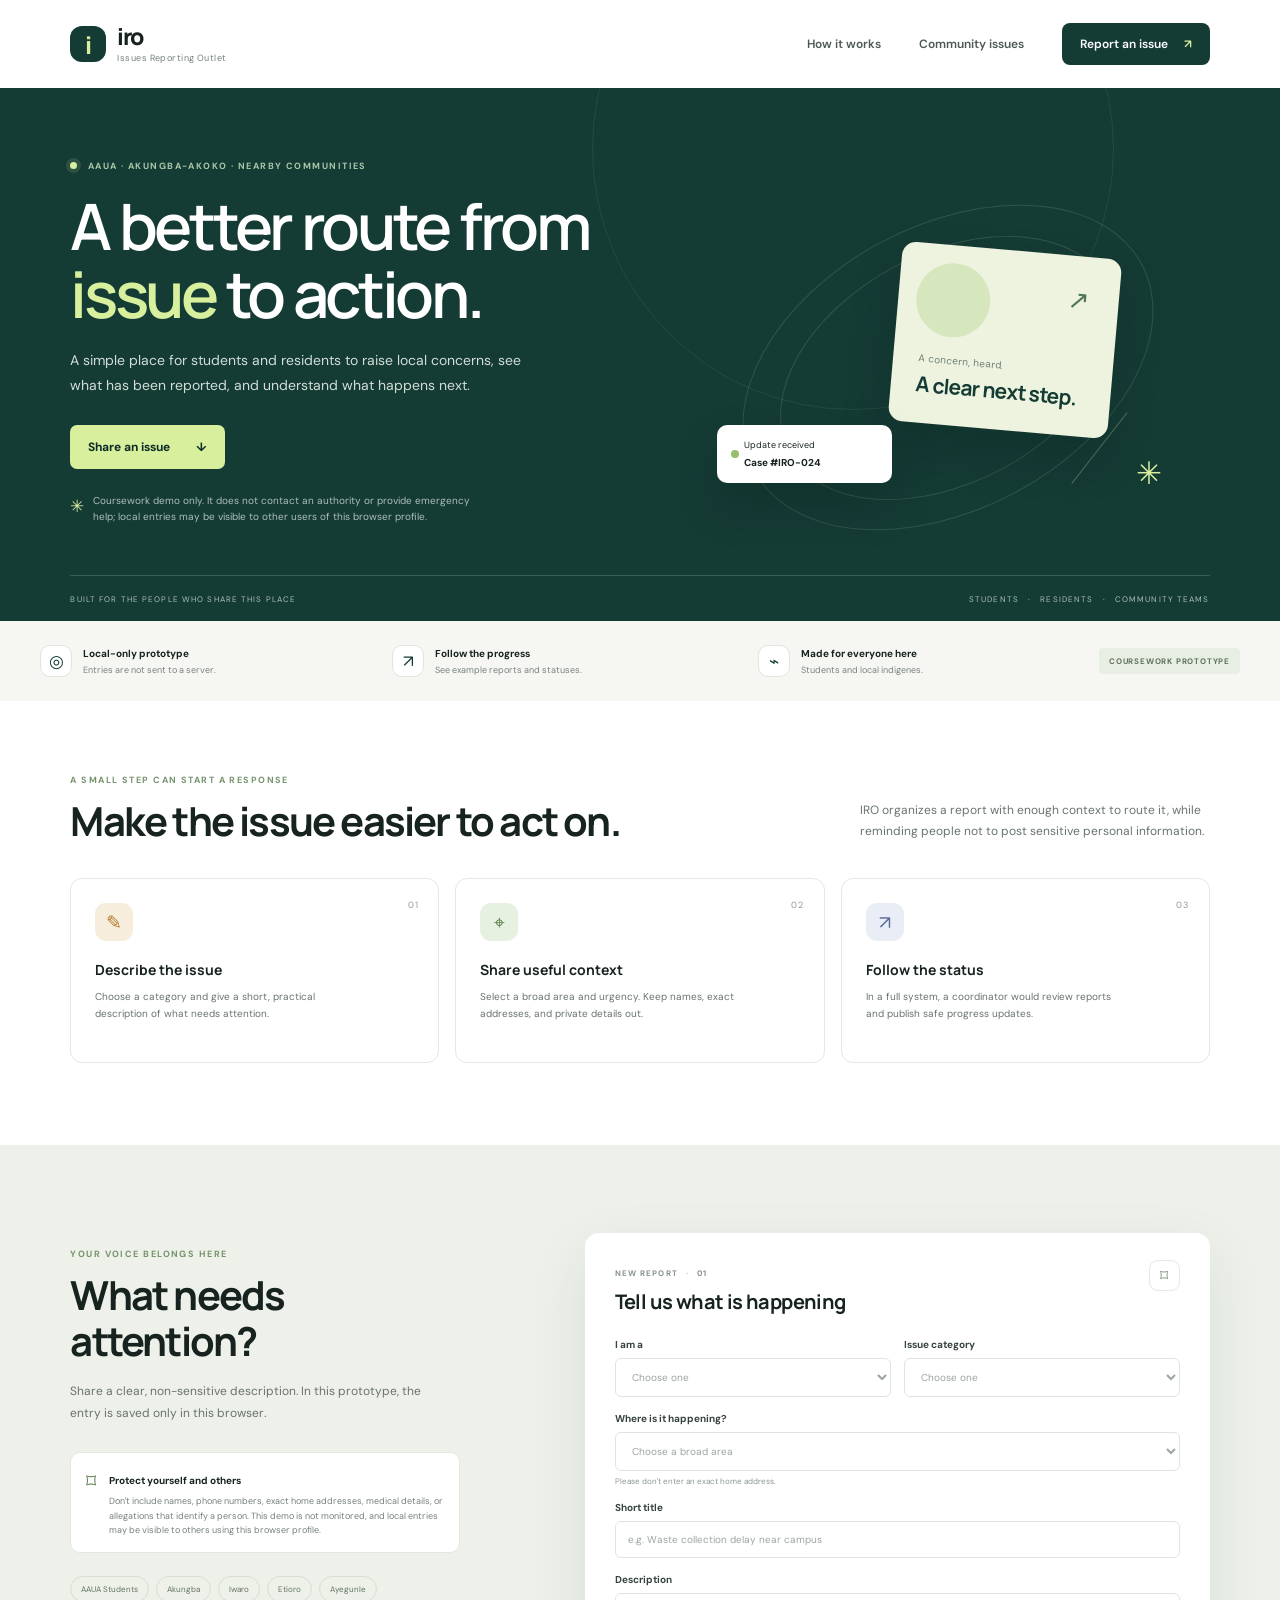
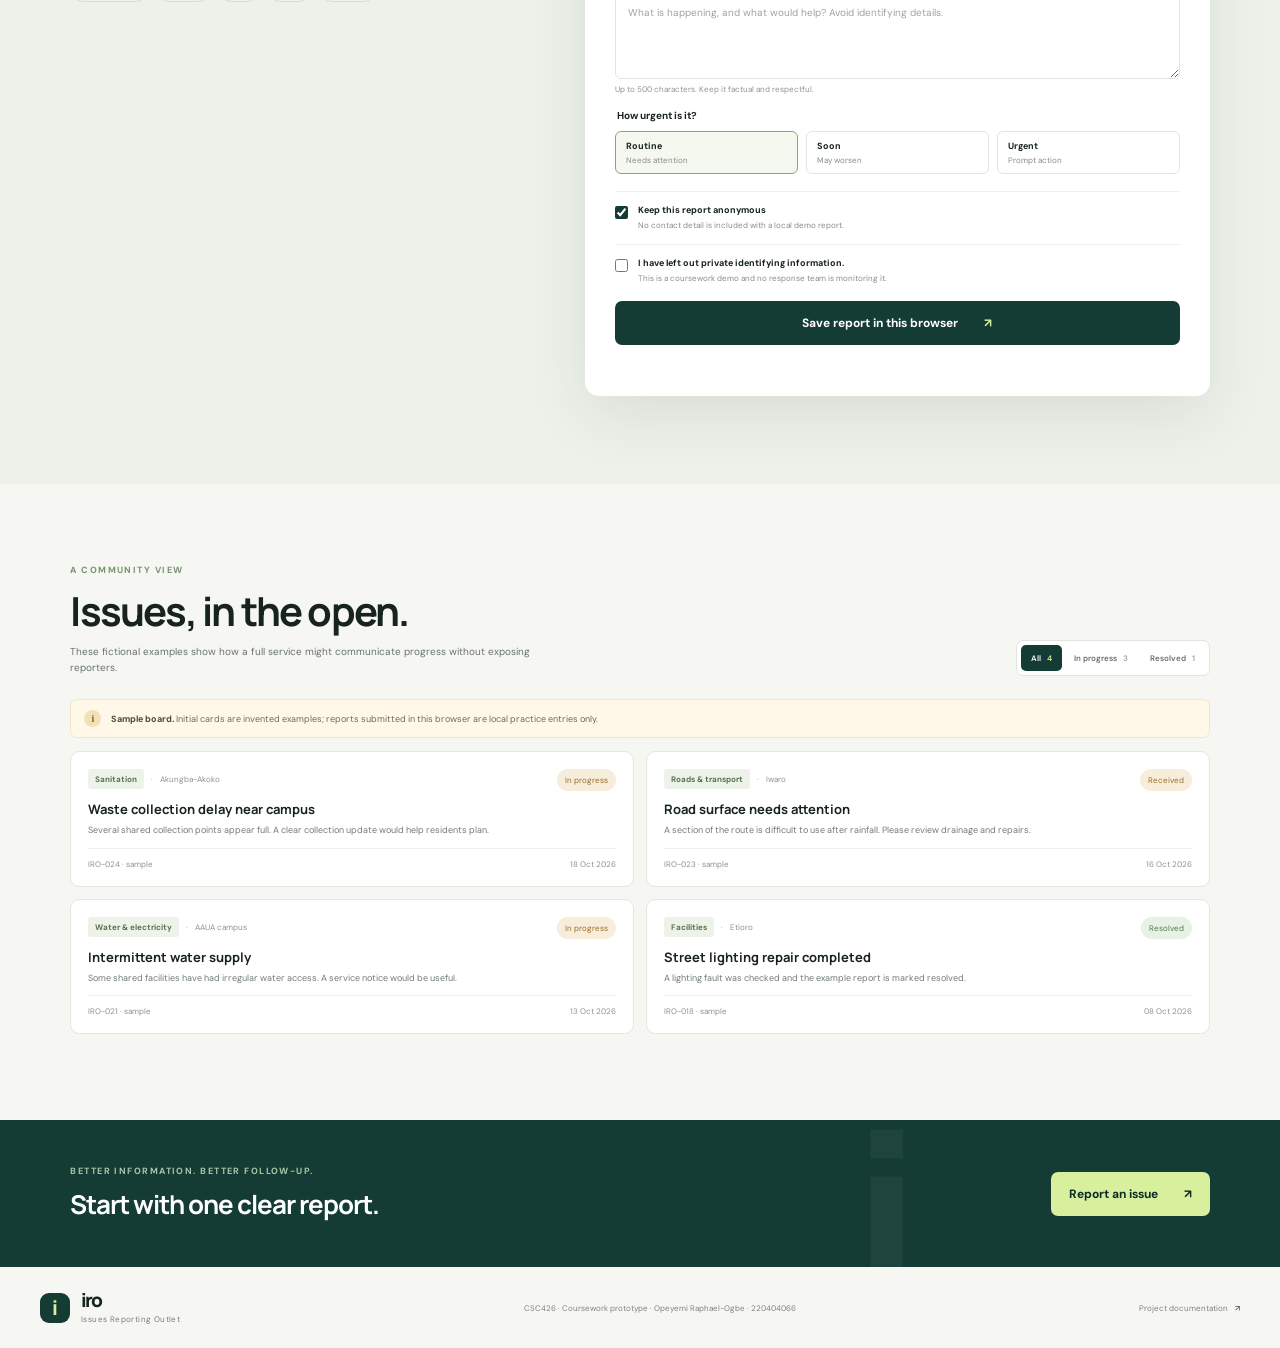
<file: app/index.html>
<!doctype html>
<html lang="en">
<head>
  <meta charset="utf-8">
  <meta name="viewport" content="width=device-width, initial-scale=1">
  <meta name="theme-color" content="#153b35">
  <meta name="description" content="IRO is a coursework prototype for reporting local student and community issues around AAUA.">
  <title>IRO — Issues Reporting Outlet</title>
  <link rel="stylesheet" href="styles.css">
  <script src="app.js" defer></script>
</head>
<body>
  <a class="skip-link" href="#main">Skip to main content</a>
  <header class="site-header">
    <a class="brand" href="#top" aria-label="IRO home">
      <span class="brand-mark" aria-hidden="true">i</span>
      <span><strong>iro</strong><small>Issues Reporting Outlet</small></span>
    </a>
    <nav class="primary-nav" aria-label="Main navigation">
      <a href="#how-it-works">How it works</a>
      <a href="#reports">Community issues</a>
      <a class="nav-cta" href="#report">Report an issue <span aria-hidden="true">↗</span></a>
    </nav>
  </header>

  <main id="main">
    <section class="hero" id="top" aria-labelledby="hero-title">
      <div class="hero-copy">
        <p class="eyebrow"><span class="live-dot"></span> AAUA · Akungba-Akoko · nearby communities</p>
        <h1 id="hero-title">A better route from <em>issue</em> to action.</h1>
        <p class="hero-intro">A simple place for students and residents to raise local concerns, see what has been reported, and understand what happens next.</p>
        <a class="button button-light" href="#report">Share an issue <span aria-hidden="true">↓</span></a>
        <div class="hero-note"><span class="note-icon" aria-hidden="true">✳</span><span>Coursework demo only. It does not contact an authority or provide emergency help; local entries may be visible to other users of this browser profile.</span></div>
      </div>
      <div class="hero-art" aria-hidden="true">
        <div class="orbit orbit-one"></div><div class="orbit orbit-two"></div>
        <div class="art-card card-main"><span class="art-symbol">↗</span><span class="art-label">A concern, heard.</span><strong>A clear next step.</strong></div>
        <div class="art-card card-small"><span class="status-dot"></span><span>Update received</span><b>Case #IRO-024</b></div>
        <div class="art-spark">✳</div><div class="art-line"></div>
      </div>
      <div class="hero-bottom"><span>BUILT FOR THE PEOPLE WHO SHARE THIS PLACE</span><span>STUDENTS <i>·</i> RESIDENTS <i>·</i> COMMUNITY TEAMS</span></div>
    </section>

    <section class="trust-strip" aria-label="Prototype privacy notes">
      <div><span class="strip-icon">◎</span><span><strong>Local-only prototype</strong><small>Entries are not sent to a server.</small></span></div>
      <div><span class="strip-icon">↗</span><span><strong>Follow the progress</strong><small>See example reports and statuses.</small></span></div>
      <div><span class="strip-icon">⌁</span><span><strong>Made for everyone here</strong><small>Students and local indigenes.</small></span></div>
      <span class="demo-pill">COURSEWORK PROTOTYPE</span>
    </section>

    <section class="work-area" id="how-it-works">
      <div class="section-heading">
        <div><p class="eyebrow eyebrow-dark">A small step can start a response</p><h2>Make the issue easier to act on.</h2></div>
        <p>IRO organizes a report with enough context to route it, while reminding people not to post sensitive personal information.</p>
      </div>
      <div class="steps-grid">
        <article class="step-card"><span class="step-number">01</span><div class="step-icon icon-report">✎</div><h3>Describe the issue</h3><p>Choose a category and give a short, practical description of what needs attention.</p></article>
        <article class="step-card"><span class="step-number">02</span><div class="step-icon icon-route">⌖</div><h3>Share useful context</h3><p>Select a broad area and urgency. Keep names, exact addresses, and private details out.</p></article>
        <article class="step-card"><span class="step-number">03</span><div class="step-icon icon-update">↗</div><h3>Follow the status</h3><p>In a full system, a coordinator would review reports and publish safe progress updates.</p></article>
      </div>
    </section>

    <section class="report-section" id="report">
      <div class="report-intro">
        <p class="eyebrow eyebrow-dark">YOUR VOICE BELONGS HERE</p>
        <h2>What needs attention?</h2>
        <p>Share a clear, non-sensitive description. In this prototype, the entry is saved only in this browser.</p>
        <div class="privacy-card"><span aria-hidden="true">⌑</span><div><strong>Protect yourself and others</strong><p>Don't include names, phone numbers, exact home addresses, medical details, or allegations that identify a person. This demo is not monitored, and local entries may be visible to others using this browser profile.</p></div></div>
        <div class="scope-list"><span>AAUA Students</span><span>Akungba</span><span>Iwaro</span><span>Etioro</span><span>Ayegunle</span></div>
      </div>
      <form class="report-form" id="issueForm">
        <div class="form-head"><div><span class="form-step">NEW REPORT <span>·</span> 01</span><h3>Tell us what is happening</h3></div><span class="lock-mark" aria-label="Local demo">⌑</span></div>
        <div class="field-row">
          <label class="field">I am a
            <select name="reporterGroup" required>
              <option value="">Choose one</option><option>AAUA student</option><option>Akungba indigene</option><option>Iwaro indigene</option><option>Etioro indigene</option><option>Ayegunle indigene</option><option>Other community member</option>
            </select>
          </label>
          <label class="field">Issue category
            <select name="category" required>
              <option value="">Choose one</option><option>Roads &amp; transport</option><option>Water &amp; electricity</option><option>Sanitation &amp; waste</option><option>Safety &amp; security</option><option>Facilities &amp; maintenance</option><option>Student services</option><option>Community concern</option><option>Other</option>
            </select>
          </label>
        </div>
        <label class="field">Where is it happening?
          <select name="area" required>
            <option value="">Choose a broad area</option><option>AAUA campus</option><option>Akungba-Akoko</option><option>Iwaro</option><option>Etioro</option><option>Ayegunle</option><option>Other nearby area</option>
          </select>
          <span class="field-hint">Please don't enter an exact home address.</span>
        </label>
        <label class="field">Short title
          <input name="title" maxlength="70" placeholder="e.g. Waste collection delay near campus" required>
        </label>
        <label class="field">Description
          <textarea name="description" rows="4" maxlength="500" placeholder="What is happening, and what would help? Avoid identifying details." required></textarea>
          <span class="field-hint">Up to 500 characters. Keep it factual and respectful.</span>
        </label>
        <fieldset class="urgency-field"><legend>How urgent is it?</legend>
          <div class="urgency-options">
            <label><input type="radio" name="urgency" value="Routine" checked><span><b>Routine</b><small>Needs attention</small></span></label>
            <label><input type="radio" name="urgency" value="Soon"><span><b>Soon</b><small>May worsen</small></span></label>
            <label><input type="radio" name="urgency" value="Urgent"><span><b>Urgent</b><small>Prompt action</small></span></label>
          </div>
        </fieldset>
        <label class="check-row"><input id="anonymous" type="checkbox" checked><span><strong>Keep this report anonymous</strong><small>No contact detail is included with a local demo report.</small></span></label>
        <label class="field contact-field" id="contactWrap" hidden>Optional contact for follow-up
          <input name="contact" type="text" maxlength="80" autocomplete="off" placeholder="Only if you choose to share it">
          <span class="field-hint">The prototype ignores this field. Do not enter real contact details.</span>
        </label>
        <label class="check-row consent-row"><input name="consent" type="checkbox" required><span><strong>I have left out private identifying information.</strong><small>This is a coursework demo and no response team is monitoring it.</small></span></label>
        <button class="button button-dark submit-button" type="submit">Save report in this browser <span aria-hidden="true">↗</span></button>
        <p class="form-feedback" id="formFeedback" role="status" aria-live="polite"></p>
      </form>
    </section>

    <section class="issues-section" id="reports">
      <div class="issues-heading">
        <div><p class="eyebrow eyebrow-dark">A community view</p><h2>Issues, in the open.</h2><p>These fictional examples show how a full service might communicate progress without exposing reporters.</p></div>
        <div class="issue-filters" role="group" aria-label="Filter example issues">
          <button class="filter-button active" data-filter="all" type="button">All <span id="countAll">0</span></button>
          <button class="filter-button" data-filter="open" type="button">In progress <span id="countOpen">0</span></button>
          <button class="filter-button" data-filter="resolved" type="button">Resolved <span id="countResolved">0</span></button>
        </div>
      </div>
      <div class="demo-alert"><span>i</span><p><strong>Sample board.</strong> Initial cards are invented examples; reports submitted in this browser are local practice entries only.</p></div>
      <div class="issue-list" id="issueList" aria-live="polite"></div>
    </section>

    <section class="closing-cta">
      <div><p class="eyebrow">BETTER INFORMATION. BETTER FOLLOW-UP.</p><h2>Start with one clear report.</h2></div>
      <a class="button button-light" href="#report">Report an issue <span aria-hidden="true">↗</span></a>
      <span class="closing-mark" aria-hidden="true">i</span>
    </section>
  </main>

  <footer class="site-footer"><a class="brand footer-brand" href="#top"><span class="brand-mark" aria-hidden="true">i</span><span><strong>iro</strong><small>Issues Reporting Outlet</small></span></a><p>CSC426 · Coursework prototype · Opeyemi Raphael-Ogbe · 220404066</p><a href="../README.md">Project documentation <span aria-hidden="true">↗</span></a></footer>
</body>
</html>
</file>
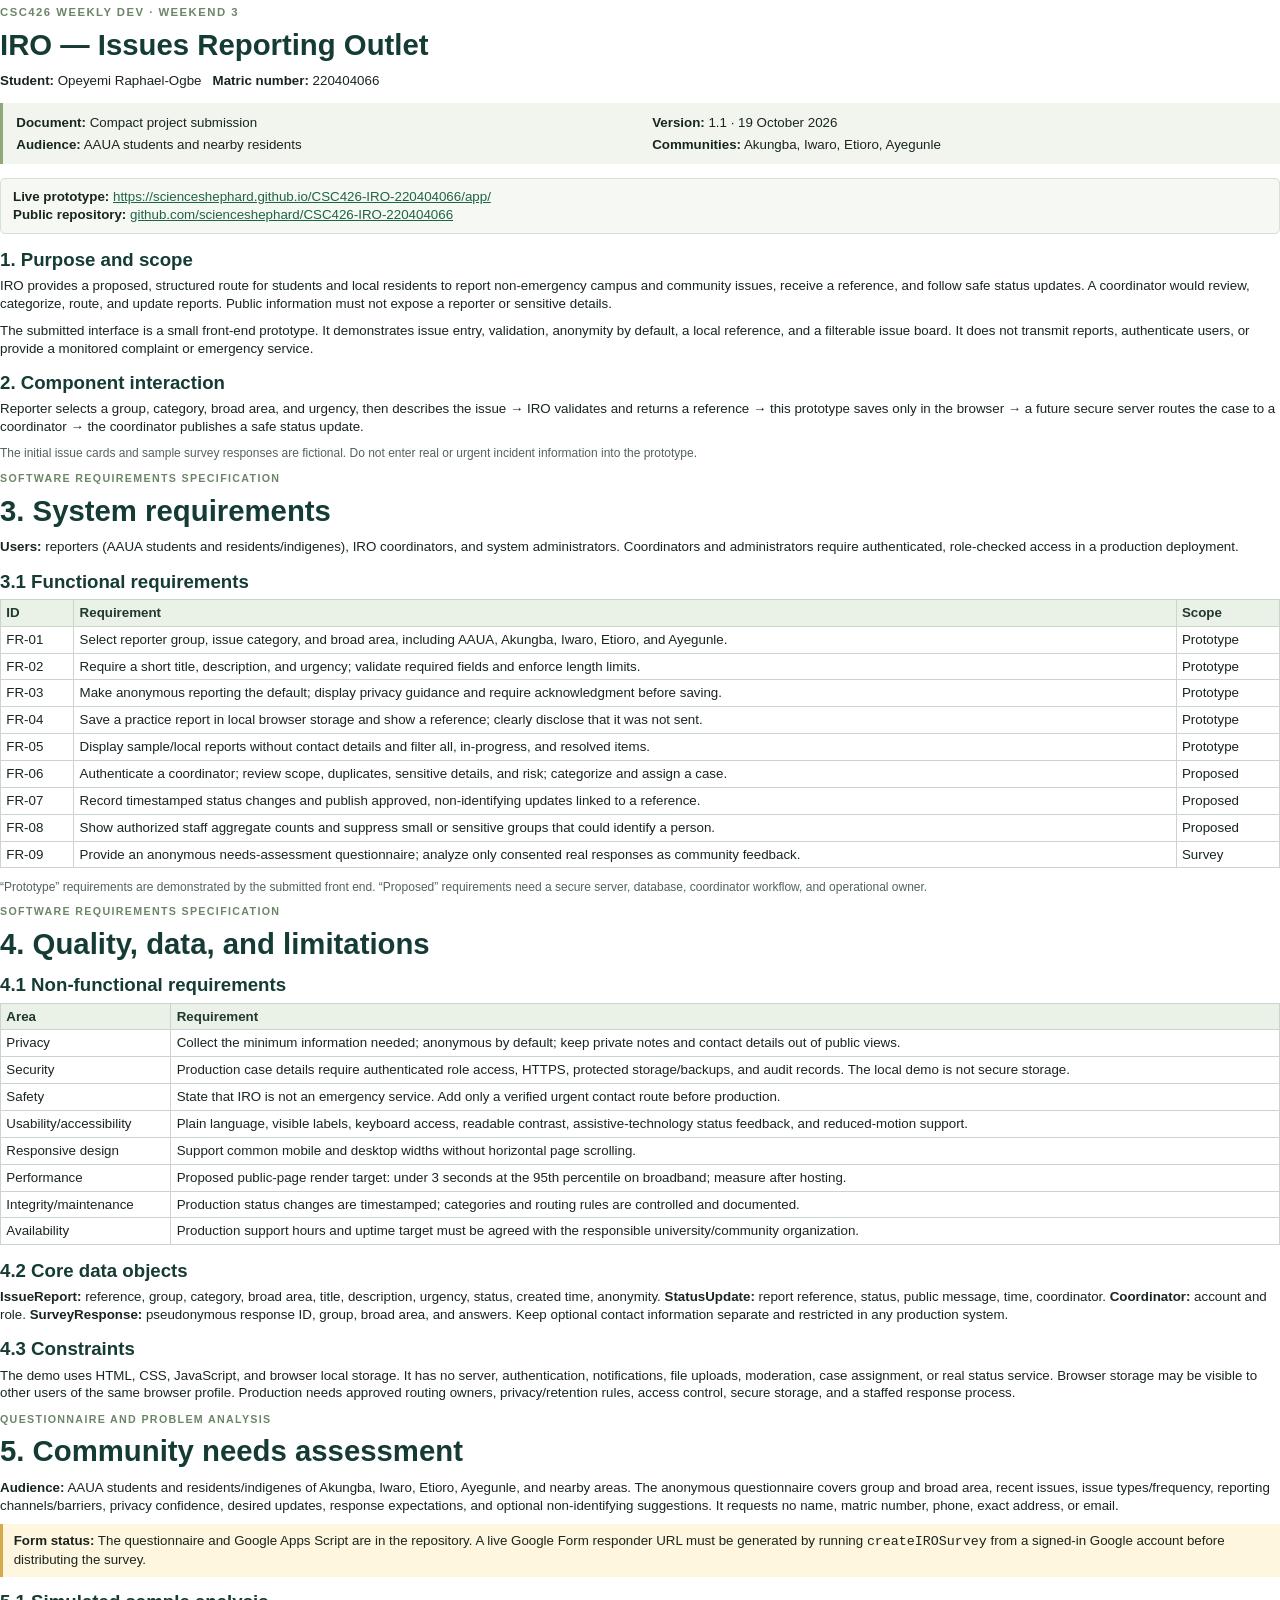
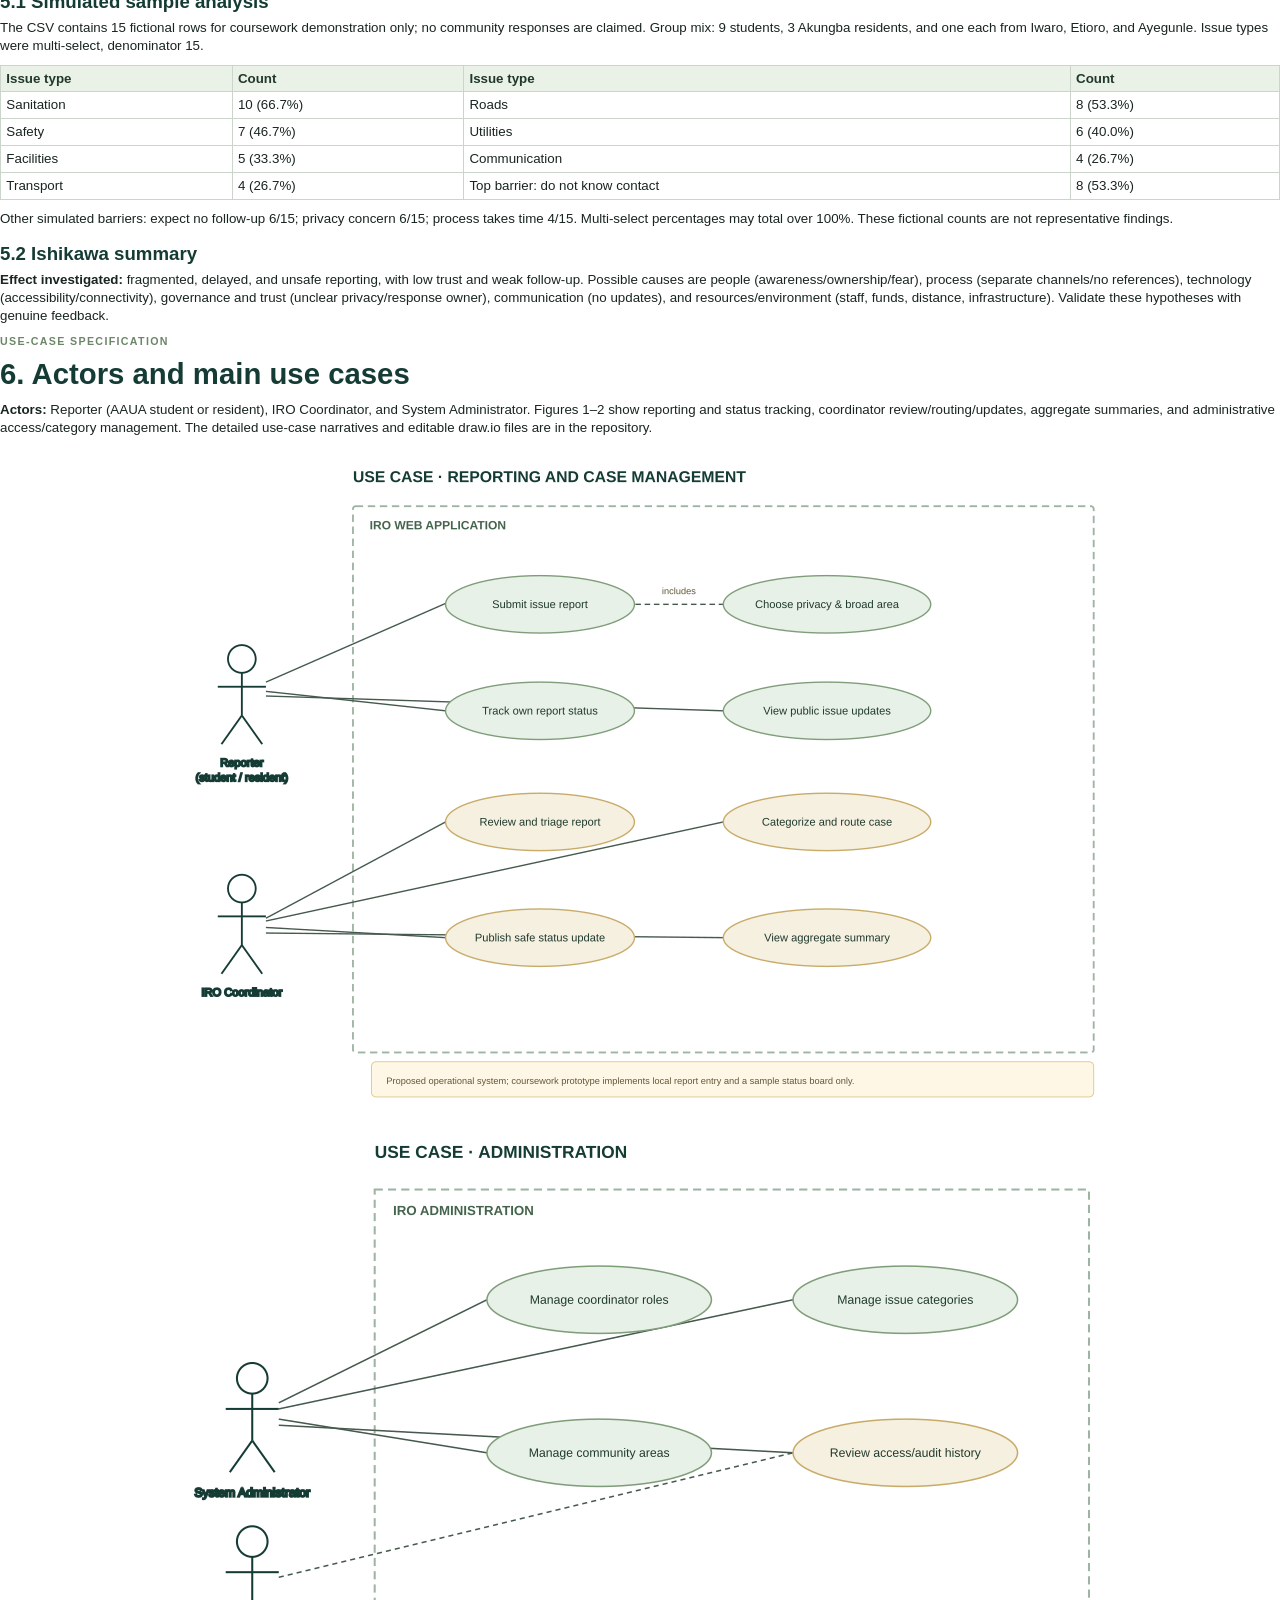
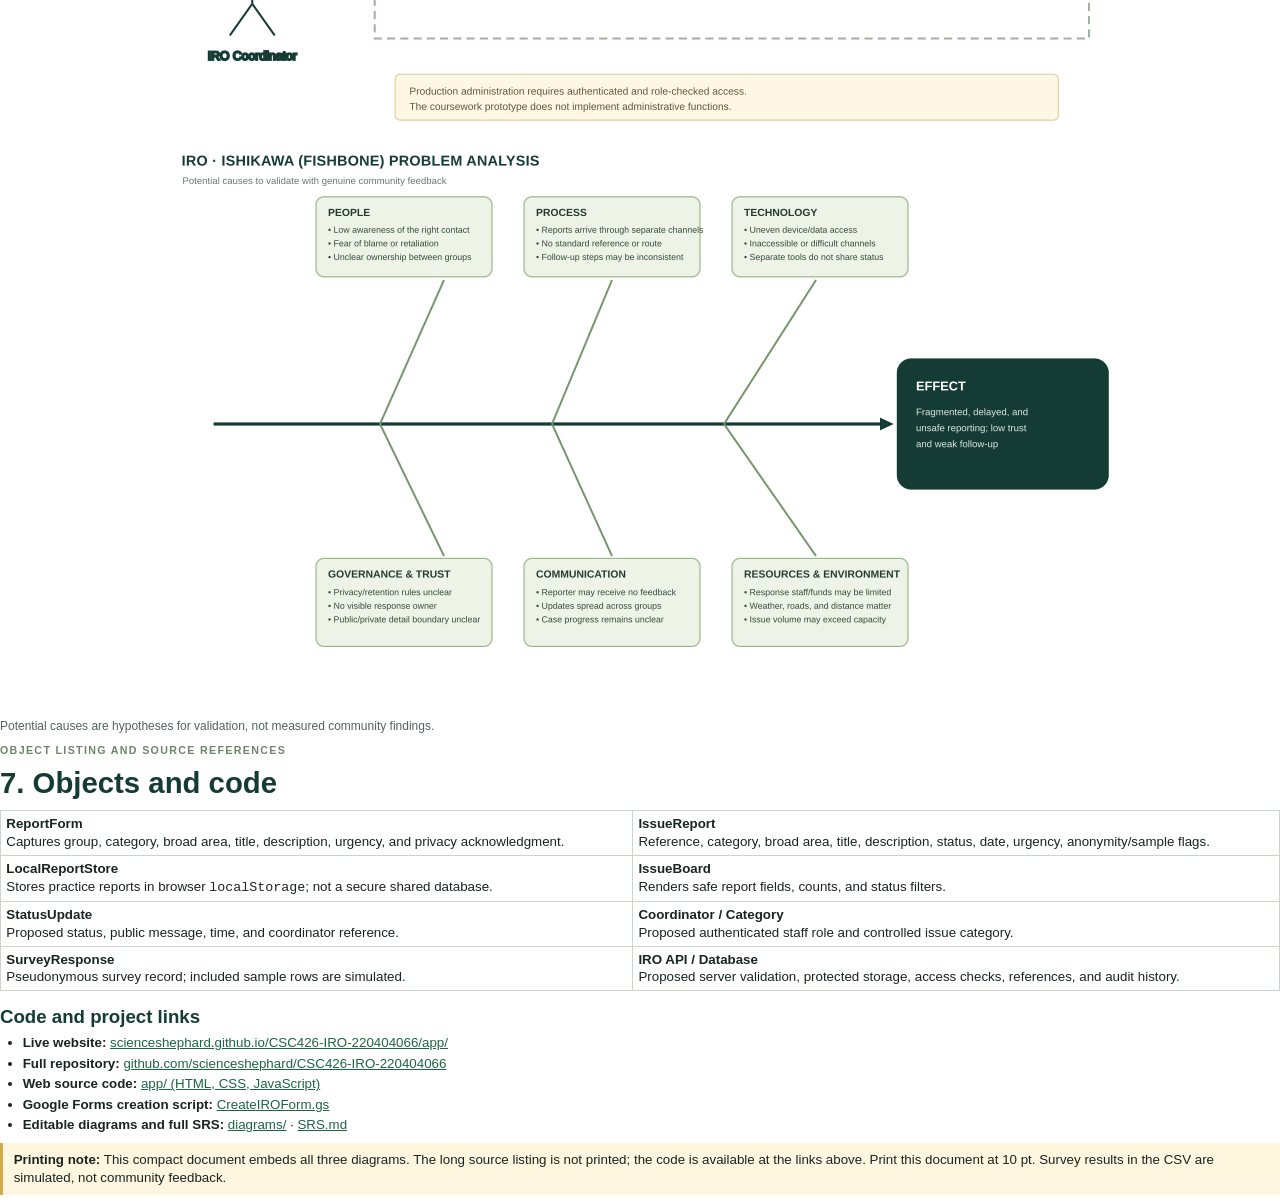
<file: docs/SUBMISSION-PACK.html>
<!doctype html>
<html lang="en">
<head>
<meta charset="utf-8"><meta name="viewport" content="width=device-width, initial-scale=1">
<title>IRO — CSC426 Submission Document</title>
<style>
@page { size:A4 landscape; margin:10mm; }
* { box-sizing:border-box; }
body { margin:0; color:#19251f; font:10pt/1.34 Arial,Helvetica,sans-serif; }
.page { }
.diagram-page { page-break-before:always; page-break-after:always; break-before:page; break-after:page; break-inside:avoid; }
h1 { margin:0 0 9pt; color:#153b35; font-size:22pt; line-height:1.08; }
h2 { margin:11pt 0 5pt; color:#153b35; font-size:14pt; line-height:1.15; break-after:avoid; }
h3 { margin:8pt 0 4pt; color:#31563d; font-size:11pt; break-after:avoid; }
p { margin:4pt 0 7pt; }
ul,ol { margin:4pt 0 7pt; padding-left:17pt; }
li { margin:2pt 0; }
table { width:100%; border-collapse:collapse; margin:5pt 0 8pt; }
th,td { border:1px solid #cbd5cc; padding:4pt 5pt; text-align:left; vertical-align:top; }
th { background:#eaf1e6; color:#20392b; }
.eyebrow { color:#6c8668; font-size:8.5pt; font-weight:bold; letter-spacing:1.1pt; text-transform:uppercase; margin-bottom:6pt; }
.meta { display:grid; grid-template-columns:1fr 1fr; gap:3pt 16pt; padding:8pt 10pt; background:#f1f5ed; border-left:3px solid #8ea879; margin:10pt 0; }
.meta p { margin:0; }
.linkbox { background:#f5f8f3; border:1px solid #d6e0d4; border-radius:5px; padding:7pt 9pt; overflow-wrap:anywhere; }
a { color:#1d6541; text-decoration:underline; }
.note { color:#53635a; font-size:9pt; }
.warning { background:#fff6df; border-left:3px solid #d3ab4b; padding:6pt 8pt; margin:7pt 0; }
.tight td,.tight th { padding:3pt 4pt; }
.diagram-head { display:flex; justify-content:space-between; align-items:baseline; margin:0 0 5mm; }
.diagram-head h2 { margin:0; }
.diagram { width:100%; text-align:center; }
.diagram img { width:1000px; height:auto; display:block; margin:0 auto; }
.object strong { color:#153b35; }
.small { font-size:9pt; }
.section-label { color:#6c8668; font-size:8pt; font-weight:bold; letter-spacing:1pt; text-transform:uppercase; }
</style>
</head>
<body>
<section class="page">
  <p class="eyebrow">CSC426 Weekly Dev · Weekend 3</p>
  <h1>IRO — Issues Reporting Outlet</h1>
  <p><strong>Student:</strong> Opeyemi Raphael-Ogbe &nbsp; <strong>Matric number:</strong> 220404066</p>
  <div class="meta">
    <p><strong>Document:</strong> Compact project submission</p><p><strong>Version:</strong> 1.1 · 19 October 2026</p>
    <p><strong>Audience:</strong> AAUA students and nearby residents</p><p><strong>Communities:</strong> Akungba, Iwaro, Etioro, Ayegunle</p>
  </div>
  <div class="linkbox"><strong>Live prototype:</strong> <a href="https://scienceshephard.github.io/CSC426-IRO-220404066/app/">https://scienceshephard.github.io/CSC426-IRO-220404066/app/</a><br>
  <strong>Public repository:</strong> <a href="https://github.com/scienceshephard/CSC426-IRO-220404066">github.com/scienceshephard/CSC426-IRO-220404066</a></div>
  <h2>1. Purpose and scope</h2>
  <p>IRO provides a proposed, structured route for students and local residents to report non-emergency campus and community issues, receive a reference, and follow safe status updates. A coordinator would review, categorize, route, and update reports. Public information must not expose a reporter or sensitive details.</p>
  <p>The submitted interface is a small front-end prototype. It demonstrates issue entry, validation, anonymity by default, a local reference, and a filterable issue board. It does not transmit reports, authenticate users, or provide a monitored complaint or emergency service.</p>
  <h2>2. Component interaction</h2>
  <p>Reporter selects a group, category, broad area, and urgency, then describes the issue → IRO validates and returns a reference → this prototype saves only in the browser → a future secure server routes the case to a coordinator → the coordinator publishes a safe status update.</p>
  <p class="note">The initial issue cards and sample survey responses are fictional. Do not enter real or urgent incident information into the prototype.</p>
</section>

<section class="page">
  <p class="section-label">Software Requirements Specification</p>
  <h1>3. System requirements</h1>
  <p><strong>Users:</strong> reporters (AAUA students and residents/indigenes), IRO coordinators, and system administrators. Coordinators and administrators require authenticated, role-checked access in a production deployment.</p>
  <h2>3.1 Functional requirements</h2>
  <table class="tight"><thead><tr><th>ID</th><th>Requirement</th><th>Scope</th></tr></thead><tbody>
    <tr><td>FR-01</td><td>Select reporter group, issue category, and broad area, including AAUA, Akungba, Iwaro, Etioro, and Ayegunle.</td><td>Prototype</td></tr>
    <tr><td>FR-02</td><td>Require a short title, description, and urgency; validate required fields and enforce length limits.</td><td>Prototype</td></tr>
    <tr><td>FR-03</td><td>Make anonymous reporting the default; display privacy guidance and require acknowledgment before saving.</td><td>Prototype</td></tr>
    <tr><td>FR-04</td><td>Save a practice report in local browser storage and show a reference; clearly disclose that it was not sent.</td><td>Prototype</td></tr>
    <tr><td>FR-05</td><td>Display sample/local reports without contact details and filter all, in-progress, and resolved items.</td><td>Prototype</td></tr>
    <tr><td>FR-06</td><td>Authenticate a coordinator; review scope, duplicates, sensitive details, and risk; categorize and assign a case.</td><td>Proposed</td></tr>
    <tr><td>FR-07</td><td>Record timestamped status changes and publish approved, non-identifying updates linked to a reference.</td><td>Proposed</td></tr>
    <tr><td>FR-08</td><td>Show authorized staff aggregate counts and suppress small or sensitive groups that could identify a person.</td><td>Proposed</td></tr>
    <tr><td>FR-09</td><td>Provide an anonymous needs-assessment questionnaire; analyze only consented real responses as community feedback.</td><td>Survey</td></tr>
  </tbody></table>
  <p class="note">“Prototype” requirements are demonstrated by the submitted front end. “Proposed” requirements need a secure server, database, coordinator workflow, and operational owner.</p>
</section>

<section class="page">
  <p class="section-label">Software Requirements Specification</p>
  <h1>4. Quality, data, and limitations</h1>
  <h2>4.1 Non-functional requirements</h2>
  <table class="tight"><thead><tr><th>Area</th><th>Requirement</th></tr></thead><tbody>
    <tr><td>Privacy</td><td>Collect the minimum information needed; anonymous by default; keep private notes and contact details out of public views.</td></tr>
    <tr><td>Security</td><td>Production case details require authenticated role access, HTTPS, protected storage/backups, and audit records. The local demo is not secure storage.</td></tr>
    <tr><td>Safety</td><td>State that IRO is not an emergency service. Add only a verified urgent contact route before production.</td></tr>
    <tr><td>Usability/accessibility</td><td>Plain language, visible labels, keyboard access, readable contrast, assistive-technology status feedback, and reduced-motion support.</td></tr>
    <tr><td>Responsive design</td><td>Support common mobile and desktop widths without horizontal page scrolling.</td></tr>
    <tr><td>Performance</td><td>Proposed public-page render target: under 3 seconds at the 95th percentile on broadband; measure after hosting.</td></tr>
    <tr><td>Integrity/maintenance</td><td>Production status changes are timestamped; categories and routing rules are controlled and documented.</td></tr>
    <tr><td>Availability</td><td>Production support hours and uptime target must be agreed with the responsible university/community organization.</td></tr>
  </tbody></table>
  <h2>4.2 Core data objects</h2>
  <p><strong>IssueReport:</strong> reference, group, category, broad area, title, description, urgency, status, created time, anonymity. <strong>StatusUpdate:</strong> report reference, status, public message, time, coordinator. <strong>Coordinator:</strong> account and role. <strong>SurveyResponse:</strong> pseudonymous response ID, group, broad area, and answers. Keep optional contact information separate and restricted in any production system.</p>
  <h2>4.3 Constraints</h2>
  <p>The demo uses HTML, CSS, JavaScript, and browser local storage. It has no server, authentication, notifications, file uploads, moderation, case assignment, or real status service. Browser storage may be visible to other users of the same browser profile. Production needs approved routing owners, privacy/retention rules, access control, secure storage, and a staffed response process.</p>
</section>

<section class="page">
  <p class="section-label">Questionnaire and problem analysis</p>
  <h1>5. Community needs assessment</h1>
  <p><strong>Audience:</strong> AAUA students and residents/indigenes of Akungba, Iwaro, Etioro, Ayegunle, and nearby areas. The anonymous questionnaire covers group and broad area, recent issues, issue types/frequency, reporting channels/barriers, privacy confidence, desired updates, response expectations, and optional non-identifying suggestions. It requests no name, matric number, phone, exact address, or email.</p>
  <div class="warning"><strong>Form status:</strong> The questionnaire and Google Apps Script are in the repository. A live Google Form responder URL must be generated by running <code>createIROSurvey</code> from a signed-in Google account before distributing the survey.</div>
  <h2>5.1 Simulated sample analysis</h2>
  <p>The CSV contains 15 fictional rows for coursework demonstration only; no community responses are claimed. Group mix: 9 students, 3 Akungba residents, and one each from Iwaro, Etioro, and Ayegunle. Issue types were multi-select, denominator 15.</p>
  <table class="tight"><thead><tr><th>Issue type</th><th>Count</th><th>Issue type</th><th>Count</th></tr></thead><tbody>
    <tr><td>Sanitation</td><td>10 (66.7%)</td><td>Roads</td><td>8 (53.3%)</td></tr>
    <tr><td>Safety</td><td>7 (46.7%)</td><td>Utilities</td><td>6 (40.0%)</td></tr>
    <tr><td>Facilities</td><td>5 (33.3%)</td><td>Communication</td><td>4 (26.7%)</td></tr>
    <tr><td>Transport</td><td>4 (26.7%)</td><td>Top barrier: do not know contact</td><td>8 (53.3%)</td></tr>
  </tbody></table>
  <p>Other simulated barriers: expect no follow-up 6/15; privacy concern 6/15; process takes time 4/15. Multi-select percentages may total over 100%. These fictional counts are not representative findings.</p>
  <h2>5.2 Ishikawa summary</h2>
  <p><strong>Effect investigated:</strong> fragmented, delayed, and unsafe reporting, with low trust and weak follow-up. Possible causes are people (awareness/ownership/fear), process (separate channels/no references), technology (accessibility/connectivity), governance and trust (unclear privacy/response owner), communication (no updates), and resources/environment (staff, funds, distance, infrastructure). Validate these hypotheses with genuine feedback.</p>
</section>

<section class="page">
  <p class="section-label">Use-case specification</p>
  <h1>6. Actors and main use cases</h1>
  <p><strong>Actors:</strong> Reporter (AAUA student or resident), IRO Coordinator, and System Administrator. Figures 1–2 show reporting and status tracking, coordinator review/routing/updates, aggregate summaries, and administrative access/category management. The detailed use-case narratives and editable draw.io files are in the repository.</p>
</section>

<section class="page diagram-page">
  <div class="diagram"><img src="[data-uri]" width="1000" alt="Figure 1. Use-case diagram: reporter and IRO coordinator"></div>
</section>

<section class="page diagram-page">
  <div class="diagram"><img src="[data-uri]" width="1000" alt="Figure 2. Use-case diagram: system administration"></div>
</section>

<section class="page diagram-page">
  <div class="diagram"><img src="[data-uri]" width="1000" alt="Figure 3. Ishikawa fishbone problem analysis"></div>
  <p class="note">Potential causes are hypotheses for validation, not measured community findings.</p>
</section>

<section class="page">
  <p class="section-label">Object listing and source references</p>
  <h1>7. Objects and code</h1>
  <table class="tight"><tbody>
    <tr><td><strong>ReportForm</strong><br>Captures group, category, broad area, title, description, urgency, and privacy acknowledgment.</td><td><strong>IssueReport</strong><br>Reference, category, broad area, title, description, status, date, urgency, anonymity/sample flags.</td></tr>
    <tr><td><strong>LocalReportStore</strong><br>Stores practice reports in browser <code>localStorage</code>; not a secure shared database.</td><td><strong>IssueBoard</strong><br>Renders safe report fields, counts, and status filters.</td></tr>
    <tr><td><strong>StatusUpdate</strong><br>Proposed status, public message, time, and coordinator reference.</td><td><strong>Coordinator / Category</strong><br>Proposed authenticated staff role and controlled issue category.</td></tr>
    <tr><td><strong>SurveyResponse</strong><br>Pseudonymous survey record; included sample rows are simulated.</td><td><strong>IRO API / Database</strong><br>Proposed server validation, protected storage, access checks, references, and audit history.</td></tr>
  </tbody></table>
  <h2>Code and project links</h2>
  <ul>
    <li><strong>Live website:</strong> <a href="https://scienceshephard.github.io/CSC426-IRO-220404066/app/">scienceshephard.github.io/CSC426-IRO-220404066/app/</a></li>
    <li><strong>Full repository:</strong> <a href="https://github.com/scienceshephard/CSC426-IRO-220404066">github.com/scienceshephard/CSC426-IRO-220404066</a></li>
    <li><strong>Web source code:</strong> <a href="https://github.com/scienceshephard/CSC426-IRO-220404066/tree/main/app">app/ (HTML, CSS, JavaScript)</a></li>
    <li><strong>Google Forms creation script:</strong> <a href="https://github.com/scienceshephard/CSC426-IRO-220404066/blob/main/google-forms/CreateIROForm.gs">CreateIROForm.gs</a></li>
    <li><strong>Editable diagrams and full SRS:</strong> <a href="https://github.com/scienceshephard/CSC426-IRO-220404066/tree/main/diagrams">diagrams/</a> · <a href="https://github.com/scienceshephard/CSC426-IRO-220404066/blob/main/docs/SRS.md">SRS.md</a></li>
  </ul>
  <p class="warning"><strong>Printing note:</strong> This compact document embeds all three diagrams. The long source listing is not printed; the code is available at the links above. Print this document at 10 pt. Survey results in the CSV are simulated, not community feedback.</p>
</section>
</body></html>
</file>
<file: app/styles.css>
@import url('https://fonts.googleapis.com/css2?family=DM+Sans:wght@400;500;600;700&family=Manrope:wght@400;500;600;700;800&display=swap');

:root{--pine:#153b35;--pine-dark:#0d2b27;--ink:#17231f;--muted:#68736f;--paper:#f6f7f2;--white:#fff;--lime:#d8ef9d;--line:#e4e8df;--mint:#e7f0e9;--orange:#e99a5b;--shadow:0 20px 60px rgba(18,49,41,.09);font-family:'DM Sans',sans-serif;color:var(--ink);scroll-behavior:smooth}
*{box-sizing:border-box}body{margin:0;background:var(--paper)}a{color:inherit;text-decoration:none}button,input,select,textarea{font:inherit}button,a,input,select,textarea{outline-color:#a5cf66}button{cursor:pointer}.skip-link{position:absolute;left:12px;top:-50px;background:#fff;padding:12px;z-index:8}.skip-link:focus{top:12px}.site-header{height:88px;background:#fff;display:flex;align-items:center;justify-content:space-between;padding:0 max(calc((100% - 1200px)/2),5.5%);position:relative;z-index:2}.brand{display:flex;gap:11px;align-items:center}.brand-mark{width:36px;height:36px;border-radius:12px;background:var(--pine);color:var(--lime);font:800 24px Manrope,sans-serif;display:grid;place-items:center}.brand strong{display:block;font:800 23px Manrope,sans-serif;letter-spacing:-1.8px;line-height:1}.brand small{display:block;font-size:9px;color:#74807b;letter-spacing:.05em;margin-top:4px}.primary-nav{display:flex;align-items:center;gap:38px;font-size:12px;font-weight:600;color:#4d5954}.primary-nav a:hover{color:var(--pine)}.primary-nav .nav-cta{padding:13px 18px;border-radius:8px;background:var(--pine);color:#fff}.nav-cta span{color:var(--lime);margin-left:13px}.hero{min-height:514px;background:var(--pine);color:#fff;padding:72px max(calc((100% - 1200px)/2),5.5%) 0;position:relative;overflow:hidden;display:grid;grid-template-columns:1.08fr .92fr;align-items:center}.hero:before{content:"";position:absolute;width:520px;height:520px;border:1px solid rgba(221,241,189,.08);border-radius:50%;right:13%;top:-200px}.hero-copy{max-width:560px;position:relative;z-index:1;padding-bottom:50px}.eyebrow{font-size:9px;font-weight:700;letter-spacing:.16em;text-transform:uppercase;color:#aac7a9;margin:0 0 20px}.live-dot{display:inline-block;width:7px;height:7px;background:var(--lime);border-radius:50%;margin-right:7px;box-shadow:0 0 0 4px rgba(216,239,157,.12)}h1,h2,h3,p{margin-top:0}.hero h1{font:600 clamp(40px,5.2vw,64px)/1.06 Manrope,sans-serif;letter-spacing:-3.3px;max-width:570px;margin:0 0 20px}.hero h1 em{font-style:normal;color:var(--lime)}.hero-intro{font-size:14px;line-height:1.8;color:#d1ded7;max-width:470px;margin-bottom:27px}.button{display:inline-flex;align-items:center;justify-content:center;gap:26px;border:0;border-radius:7px;padding:14px 18px;font-size:12px;font-weight:700;transition:transform .18s,background .18s}.button:hover{transform:translateY(-2px)}.button-light{background:var(--lime);color:var(--pine-dark)}.hero-note{display:flex;align-items:flex-start;gap:9px;max-width:400px;margin-top:24px;color:#adbfba;font-size:10px;line-height:1.6}.note-icon{color:var(--lime);font-size:17px}.hero-art{height:340px;position:relative;display:grid;place-items:center}.orbit{position:absolute;border:1px solid rgba(217,238,201,.14);border-radius:50%;transform:rotate(-28deg)}.orbit-one{width:360px;height:230px}.orbit-two{width:440px;height:285px}.art-card{position:absolute;z-index:1;box-shadow:0 22px 45px rgba(5,24,18,.22)}.card-main{width:220px;height:180px;background:#edf3df;border-radius:14px;color:var(--pine);padding:25px;right:18%;top:52px;transform:rotate(5deg);display:flex;flex-direction:column;justify-content:flex-end}.card-main:before{content:"";position:absolute;top:18px;left:18px;width:74px;height:74px;border-radius:50%;background:#d6e7bd}.art-symbol{position:absolute;top:25px;right:29px;font:500 26px Manrope;color:#52765b}.art-label{font-size:10px;color:#718076}.card-main strong{font:700 21px Manrope;letter-spacing:-.8px;margin-top:5px}.card-small{width:175px;border-radius:10px;background:#fff;color:var(--ink);padding:14px;left:6%;bottom:55px;display:grid;grid-template-columns:13px 1fr;align-items:center;font-size:9px}.card-small b{grid-column:2;font-size:10px;margin-top:5px}.status-dot{width:8px;height:8px;border-radius:50%;background:#95bf6a;grid-row:span 2}.art-spark{position:absolute;color:var(--lime);font-size:31px;right:9%;bottom:44px}.art-line{position:absolute;width:1px;height:90px;background:rgba(221,241,189,.32);transform:rotate(38deg);right:21%;bottom:45px}.hero-bottom{grid-column:1/-1;display:flex;justify-content:space-between;padding:18px 0 17px;border-top:1px solid rgba(255,255,255,.16);font-size:8px;letter-spacing:.14em;color:#abc0b7}.hero-bottom i{font-style:normal;color:var(--lime);padding:0 6px}.trust-strip{max-width:1200px;margin:0 auto;padding:24px 0;display:flex;align-items:center;justify-content:space-between;gap:18px}.trust-strip>div{display:flex;align-items:center;gap:11px}.trust-strip strong,.trust-strip small{display:block}.trust-strip strong{font-size:10px}.trust-strip small{font-size:9px;color:#79827f;margin-top:4px}.strip-icon{width:32px;height:32px;border:1px solid #dfe6dd;background:#fff;border-radius:10px;display:grid;place-items:center;color:var(--pine);font-size:17px}.demo-pill{background:#e9eee5;color:#60725e;padding:8px 10px;border-radius:4px;font-size:8px;letter-spacing:.1em;font-weight:700}.work-area{background:#fff;padding:73px max(calc((100% - 1200px)/2),5.5%) 82px}.section-heading,.issues-heading{display:flex;justify-content:space-between;align-items:end;gap:40px}.eyebrow-dark{color:#77936d;margin-bottom:12px}.section-heading h2,.report-intro h2,.issues-heading h2{font:700 clamp(29px,3.3vw,40px)/1.15 Manrope,sans-serif;letter-spacing:-1.8px;margin-bottom:0}.section-heading>p{max-width:350px;color:var(--muted);font-size:12px;line-height:1.7;margin-bottom:3px}.steps-grid{display:grid;grid-template-columns:repeat(3,1fr);gap:16px;margin-top:34px}.step-card{padding:24px;border:1px solid var(--line);border-radius:12px;position:relative;min-height:185px}.step-number{position:absolute;right:20px;top:20px;font-size:9px;letter-spacing:.1em;color:#8f9b95}.step-icon{width:38px;height:38px;border-radius:11px;display:grid;place-items:center;font-size:19px;margin-bottom:19px}.icon-report{background:#f6eddc;color:#b77b2e}.icon-route{background:#e6f1e1;color:#577a47}.icon-update{background:#e8edf6;color:#5a6a9a}.step-card h3{font:700 14px Manrope;margin:0 0 9px}.step-card p{font-size:10px;line-height:1.7;color:var(--muted);max-width:260px;margin-bottom:0}.report-section{background:#edf1e9;display:grid;grid-template-columns:.82fr 1.18fr;gap:80px;padding:88px max(calc((100% - 1200px)/2),5.5%)}.report-intro{padding-top:15px}.report-intro h2{max-width:350px;margin-bottom:17px}.report-intro>p:not(.eyebrow){font-size:12px;color:var(--muted);line-height:1.8;max-width:370px}.privacy-card{display:flex;gap:13px;padding:15px;background:#fff;border:1px solid #e2e8df;border-radius:10px;margin-top:28px;max-width:390px}.privacy-card>span{font-size:20px;color:#68825a}.privacy-card strong{font-size:10px}.privacy-card p{font-size:9px;line-height:1.6;color:#768079;margin:5px 0 0}.scope-list{display:flex;flex-wrap:wrap;gap:7px;margin-top:23px;max-width:370px}.scope-list span{font-size:8px;border:1px solid #d6dfd3;border-radius:20px;padding:7px 10px;color:#637364}.report-form{background:#fff;border-radius:14px;padding:27px 30px;box-shadow:var(--shadow)}.form-head{display:flex;justify-content:space-between;align-items:start;margin-bottom:23px}.form-step{font-size:8px;font-weight:700;letter-spacing:.14em;color:#86928c}.form-step span{color:#b6c2b2;margin:0 5px}.form-head h3{font:700 20px Manrope;letter-spacing:-.6px;margin:7px 0 0}.lock-mark{color:#789177;border:1px solid #e2e9e1;width:31px;height:31px;border-radius:9px;display:grid;place-items:center}.field{display:block;font-size:10px;font-weight:700;color:#36433d;margin-bottom:15px}.field input,.field select,.field textarea{display:block;width:100%;border:1px solid #dfe5de;border-radius:6px;background:#fff;color:#26312c;padding:11px 12px;margin-top:7px;font-size:10px;font-weight:400}.field select:invalid,.field input::placeholder,.field textarea::placeholder{color:#9ca59f}.field select{appearance:auto}.field textarea{resize:vertical;line-height:1.55}.field-row{display:grid;grid-template-columns:1fr 1fr;gap:13px}.field-hint{display:block;color:#8b9690;font-size:8px;font-weight:400;margin:5px 0 0}.urgency-field{border:0;padding:0;margin:1px 0 17px}.urgency-field legend{font-size:10px;font-weight:700;margin-bottom:9px}.urgency-options{display:grid;grid-template-columns:repeat(3,1fr);gap:8px}.urgency-options label{position:relative}.urgency-options input{position:absolute;opacity:0}.urgency-options span{display:block;border:1px solid #e1e7df;border-radius:6px;padding:8px 10px}.urgency-options input:checked+span{border-color:#89a874;background:#f4f8ef}.urgency-options input:focus-visible+span{outline:2px solid #a5cf66}.urgency-options b,.urgency-options small{display:block}.urgency-options b{font-size:9px}.urgency-options small{font-size:8px;color:#838e87;margin-top:3px}.check-row{display:flex;gap:10px;align-items:start;padding:12px 0;border-top:1px solid #edf0ec;cursor:pointer}.check-row input{accent-color:var(--pine);margin:2px 0 0}.check-row strong,.check-row small{display:block}.check-row strong{font-size:9px}.check-row small{font-size:8px;color:#838e87;margin-top:4px;line-height:1.45}.contact-field[hidden]{display:none}.submit-button{width:100%;margin-top:5px}.button-dark{background:var(--pine);color:#fff}.button-dark span{color:var(--lime)}.form-feedback{min-height:15px;margin:9px 0 0;font-size:9px;color:#406842}.issues-section{padding:80px max(calc((100% - 1200px)/2),5.5%) 86px;background:var(--paper)}.issues-heading{align-items:end}.issues-heading>div:first-child>p:not(.eyebrow){font-size:10px;color:var(--muted);margin:10px 0 0;max-width:470px;line-height:1.6}.issue-filters{display:flex;border:1px solid #e0e6dd;background:#fff;border-radius:7px;padding:4px;gap:2px}.filter-button{border:0;background:transparent;padding:8px 10px;border-radius:5px;color:#66716a;font-size:8px;font-weight:600}.filter-button span{color:#9ca79f;margin-left:4px}.filter-button.active{background:var(--pine);color:#fff}.filter-button.active span{color:var(--lime)}.demo-alert{display:flex;align-items:center;gap:10px;background:#fff8e9;border:1px solid #f2e6c7;border-radius:7px;padding:10px 13px;margin:23px 0 13px}.demo-alert>span{width:17px;height:17px;border-radius:50%;background:#f2e1b7;color:#826627;display:grid;place-items:center;font:bold 10px Georgia}.demo-alert p{font-size:9px;color:#76694a;margin:0}.demo-alert strong{color:#544a34}.issue-list{display:grid;grid-template-columns:repeat(2,1fr);gap:12px}.issue-card{background:#fff;border:1px solid var(--line);border-radius:9px;padding:17px;display:grid;grid-template-columns:1fr auto;gap:10px}.issue-meta{display:flex;align-items:center;gap:7px;font-size:8px;color:#89948d}.issue-category{padding:5px 7px;background:#eef3e9;border-radius:3px;color:#56734e;font-weight:700}.issue-card h3{font:700 13px Manrope;margin:11px 0 5px}.issue-card p{font-size:9px;color:#717c75;line-height:1.6;margin:0;max-width:420px}.issue-status{align-self:start;font-size:8px;padding:6px 8px;border-radius:12px;background:#f7eddb;color:#9b6d29;white-space:nowrap}.issue-status.resolved{background:#e7f1e5;color:#527c51}.issue-foot{grid-column:1/-1;border-top:1px solid #eef1ec;padding-top:10px;display:flex;justify-content:space-between;font-size:8px;color:#89948d}.issue-empty{grid-column:1/-1;text-align:center;background:#fff;border-radius:8px;padding:25px;color:#78837c;font-size:11px}.closing-cta{background:var(--pine);color:#fff;padding:45px max(calc((100% - 1200px)/2),5.5%);display:flex;align-items:center;justify-content:space-between;position:relative;overflow:hidden}.closing-cta .eyebrow{margin-bottom:9px}.closing-cta h2{font:700 26px Manrope;letter-spacing:-1px;margin:0}.closing-mark{position:absolute;right:28%;top:-70px;font:800 240px Manrope;color:rgba(255,255,255,.045)}.closing-cta .button{position:relative;z-index:1}.site-footer{max-width:1200px;padding:24px 0;margin:0 auto;display:flex;align-items:center;justify-content:space-between}.site-footer p,.site-footer>a:last-child{font-size:8px;color:#7b8580;margin:0}.site-footer>a:last-child span{color:var(--pine);margin-left:5px}.footer-brand .brand-mark{width:30px;height:30px;border-radius:9px;font-size:20px}.footer-brand strong{font-size:19px}.footer-brand small{font-size:8px}

@media(max-width:900px){.trust-strip,.site-footer{margin-left:5.5%;margin-right:5.5%}.report-section{gap:35px}.hero{grid-template-columns:1fr .75fr}.hero-art{transform:scale(.88);transform-origin:center}.primary-nav{gap:20px}}
@media(max-width:650px){.site-header{height:72px;padding:0 5%}.primary-nav>a:not(.nav-cta){display:none}.primary-nav .nav-cta{padding:11px 12px;font-size:10px}.hero{display:block;padding:58px 6% 0;min-height:auto}.hero-copy{padding-bottom:15px}.hero h1{font-size:45px;letter-spacing:-2.5px}.hero-intro{font-size:12px}.hero-art{height:240px;transform:scale(.8);margin-top:-4px}.card-main{right:16%;top:25px}.card-small{left:4%;bottom:18px}.hero-bottom{font-size:7px;gap:12px}.hero-bottom span:last-child{text-align:right}.trust-strip{padding:20px 0;display:grid;grid-template-columns:1fr 1fr}.trust-strip>div{gap:8px}.trust-strip small{font-size:8px}.demo-pill{justify-self:start}.work-area,.issues-section{padding:58px 6%}.section-heading,.issues-heading{display:block}.section-heading>p{margin-top:13px}.steps-grid{grid-template-columns:1fr;gap:9px;margin-top:23px}.step-card{min-height:auto;padding:18px}.step-icon{margin-bottom:13px}.report-section{display:block;padding:57px 6%}.report-intro{padding:0;margin-bottom:25px}.report-intro h2{font-size:34px}.report-form{padding:21px 18px}.field-row{grid-template-columns:1fr;gap:0}.issue-filters{margin-top:20px;display:inline-flex}.issue-list{grid-template-columns:1fr}.closing-cta{padding:35px 6%;gap:18px;align-items:start;flex-direction:column}.closing-cta h2{font-size:23px}.closing-mark{right:9%;top:-46px;font-size:180px}.site-footer{margin:0;padding:22px 6%;align-items:flex-start;gap:12px;flex-wrap:wrap}.site-footer p{order:3;width:100%}}
@media(prefers-reduced-motion:reduce){*,*::before,*::after{scroll-behavior:auto!important;transition:none!important}}
</file>
